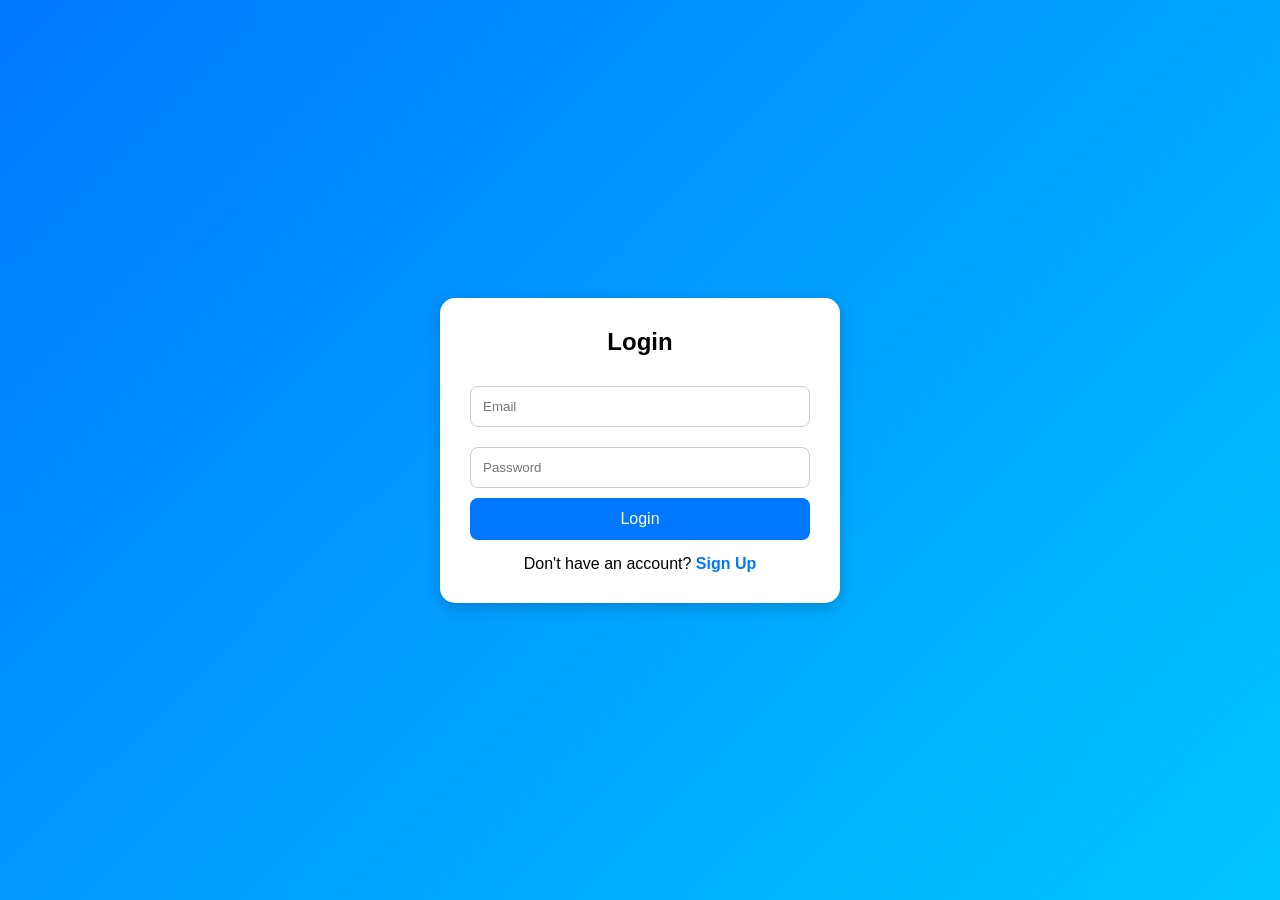
<file: index.html>
<!DOCTYPE html>
<html lang="en">
<head>
    <meta charset="UTF-8">
    <meta name="viewport" content="width=device-width, initial-scale=1.0">
    <title>Login Page</title>
    <link rel="stylesheet" href="style.css">
</head>
<body>

    <div class="container">

        <div class="form-box">

            <h2>Login</h2>

            <form>

                <input type="email" placeholder="Email" required>

                <input type="password" placeholder="Password" required>

                <button type="submit">Login</button>

            </form>

            <p>
                Don't have an account?
                <a href="signup.html">Sign Up</a>
            </p>

        </div>

    </div>

</body>
</html>
</file>
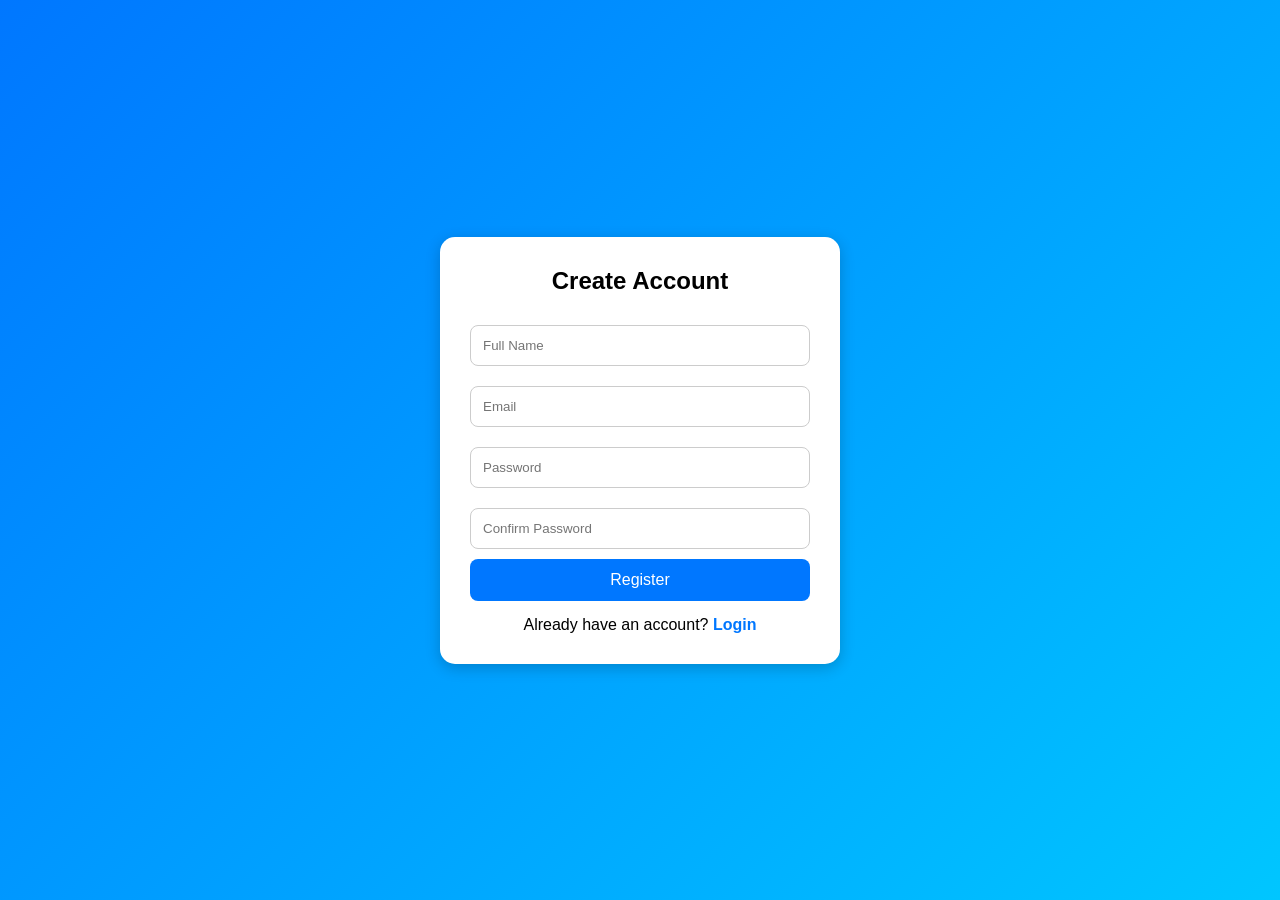
<file: signup.html>
<!DOCTYPE html>
<html lang="en">
<head>
    <meta charset="UTF-8">
    <meta name="viewport" content="width=device-width, initial-scale=1.0">
    <title>Sign Up Page</title>
    <link rel="stylesheet" href="style.css">
</head>
<body>

    <div class="container">

        <div class="form-box">

            <h2>Create Account</h2>

            <form>

                <input type="text" placeholder="Full Name" required>

                <input type="email" placeholder="Email" required>

                <input type="password" placeholder="Password" required>

                <input type="password" placeholder="Confirm Password" required>

                <button type="submit">Register</button>

            </form>

            <p>
                Already have an account?
                <a href="index.html">Login</a>
            </p>

        </div>

    </div>

</body>
</html>
</file>
<file: style.css>
*{
    margin:0;
    padding:0;
    box-sizing:border-box;
    font-family:Arial, sans-serif;
}

body{
    background:linear-gradient(135deg,#0077ff,#00c6ff);
    min-height:100vh;
    display:flex;
    justify-content:center;
    align-items:center;
}

.container{
    width:100%;
    padding:20px;
}

.form-box{
    max-width:400px;
    margin:auto;
    background:white;
    padding:30px;
    border-radius:15px;
    box-shadow:0 4px 15px rgba(0,0,0,0.2);
}

.form-box h2{
    text-align:center;
    margin-bottom:20px;
}

.form-box input{
    width:100%;
    padding:12px;
    margin:10px 0;
    border:1px solid #ccc;
    border-radius:8px;
}

.form-box button{
    width:100%;
    padding:12px;
    background:#0077ff;
    color:white;
    border:none;
    border-radius:8px;
    cursor:pointer;
    font-size:16px;
}

.form-box button:hover{
    background:#005fd1;
}

.form-box p{
    text-align:center;
    margin-top:15px;
}

.form-box a{
    text-decoration:none;
    color:#0077ff;
    font-weight:bold;
}

@media(max-width:600px){

    .form-box{
        padding:20px;
    }

}
</file>
